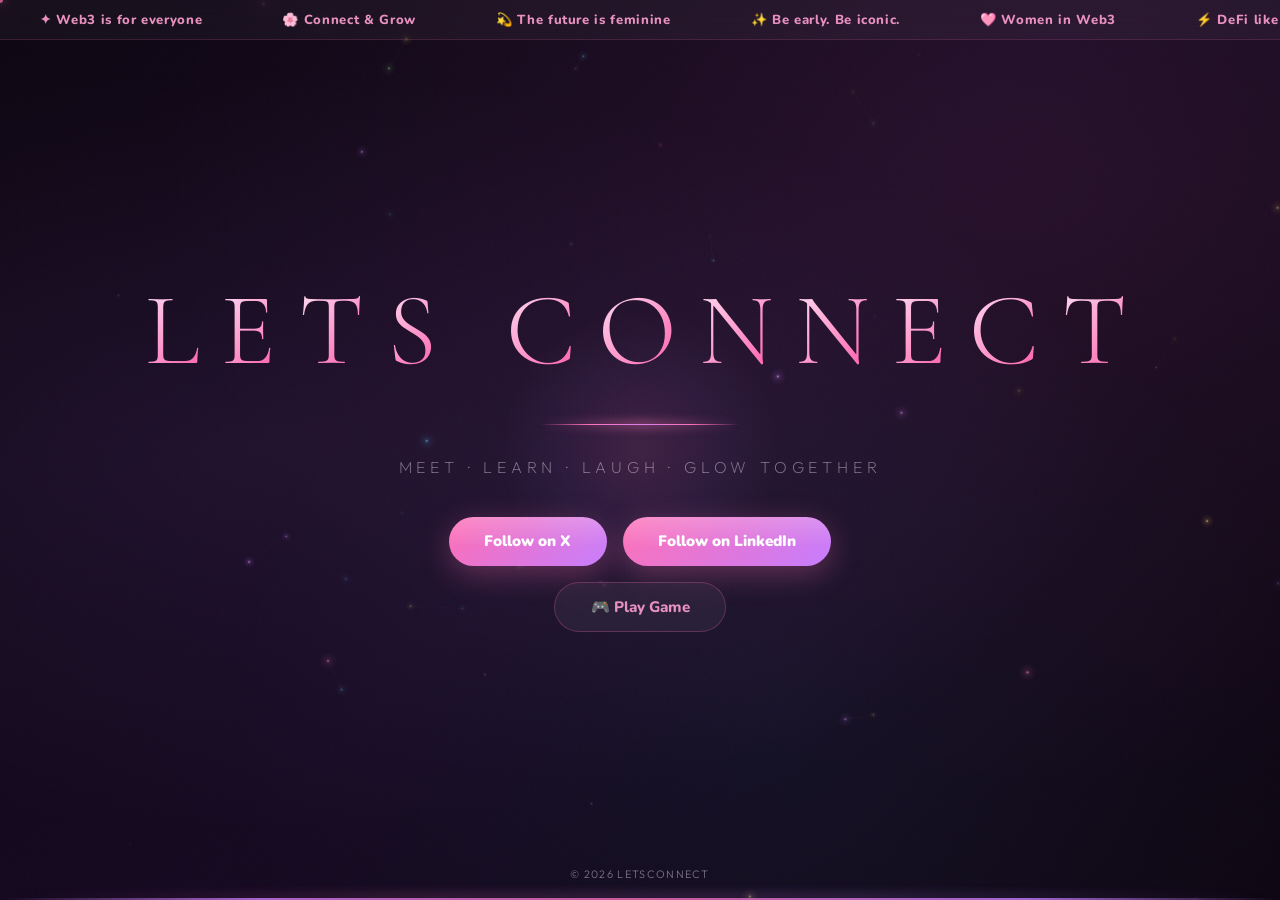
<file: index.html>
<!DOCTYPE html>
<html lang="en">
<head>
  <meta charset="UTF-8">
  <meta name="viewport" content="width=device-width, initial-scale=1.0">
  <title>LetsConnect — Meet, Learn, Laugh & Glow Together</title>
  <link rel="preconnect" href="https://fonts.googleapis.com">
  <link rel="preconnect" href="https://fonts.gstatic.com" crossorigin>
  <!-- Sadece kullanılan weight'ler yükleniyor: 12 → 6 font dosyası -->
  <link href="https://fonts.googleapis.com/css2?family=Cormorant+Garamond:wght@300;600&family=Nunito:wght@800;900&family=Outfit:wght@200;300&display=swap" rel="stylesheet">

  <link rel="icon" type="image/png" href="./favicon.png">
  <link rel="stylesheet" href="style.css">
</head>
<body>

<div class="cursor-glow" id="cursorGlow"></div>
<div class="cursor-dot" id="cursorDot"></div>

<div id="welcome-ticker"><div id="ticker-inner"></div></div>

<div class="bg-layer"></div>
<canvas class="particle-canvas" id="particleCanvas"></canvas>
<div class="grain-overlay"></div>

<div class="main-content">
  <div class="main-text" id="mainText" aria-label="Lets Connect"></div>
  <div class="divider"></div>
  <p class="tagline">Meet · Learn · Laugh · Glow Together</p>

  <div class="buttons-row">
    <a href="https://x.com/Letsconnectco" target="_blank" rel="noopener noreferrer" class="btn-main">Follow on X</a>
    <a href="https://www.linkedin.com/company/letsconnectco/" target="_blank" rel="noopener noreferrer" class="btn-main">Follow on LinkedIn</a>
  </div>

  <div class="buttons-row" style="margin-top:1rem;">
    <button class="btn-ghost" onclick="openGame()">🎮 Play Game</button>
  </div>


</div>

<div class="bottom-accent"></div>
<div class="footer">© 2026 LetsConnect</div>

<div class="popup-overlay" id="popupOverlay">
  <div class="popup-box" id="popupBox">
    <div class="popup-corner tl"></div>
    <div class="popup-corner tr"></div>
    <div class="popup-corner bl"></div>
    <div class="popup-corner br"></div>
    <div class="popup-initial" id="popupInitial"></div>
    <div class="popup-text" id="popupText"></div>
    <div class="popup-hint">click anywhere to close</div>
    <div class="popup-timer" id="popupTimer"></div>
  </div>
</div>


<!-- GAME MODAL -->
<div id="game-modal" style="display:none;position:fixed;inset:0;z-index:10000;background:rgba(0,0,0,0.95);backdrop-filter:blur(10px);align-items:center;justify-content:center;">
  <button onclick="closeGame()" style="position:absolute;top:1.5rem;right:1.5rem;background:rgba(255,110,180,0.15);border:1px solid rgba(255,110,180,0.3);color:#fff;width:44px;height:44px;border-radius:50%;font-size:1.2rem;cursor:pointer;z-index:10001;transition:background 0.2s;" onmouseover="this.style.background='rgba(255,110,180,0.4)'" onmouseout="this.style.background='rgba(255,110,180,0.15)'">✕</button>
  <iframe id="game-iframe" loading="lazy" style="border:none;border-radius:20px;box-shadow:0 0 60px rgba(255,110,180,0.2);width:420px;height:680px;max-width:95vw;max-height:90vh;"></iframe>
</div>

<script src="script.js" defer></script>

</body>
</html>
</file>
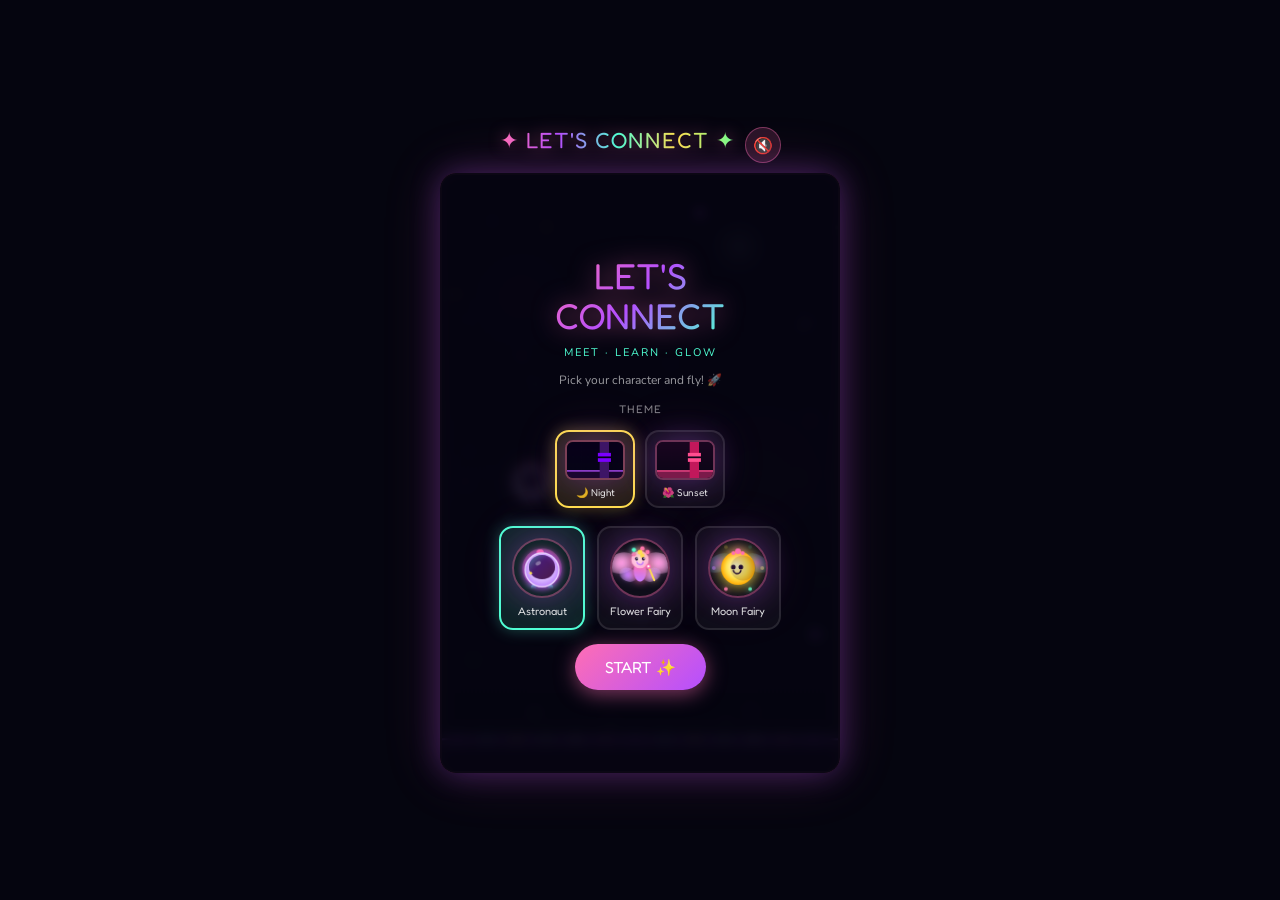
<file: game.html>
<!DOCTYPE html>
<html lang="en">
<head>
<meta charset="UTF-8">
<meta name="viewport" content="width=device-width, initial-scale=1.0, user-scalable=no">
<title>Let's Connect — Fly!</title>
<link rel="icon" type="image/png" href="./favicon.png">
<script src="https://telegram.org/js/telegram-web-app.js"></script>
<link rel="preconnect" href="https://fonts.googleapis.com">
  <link rel="preconnect" href="https://fonts.gstatic.com" crossorigin>
  <link href="https://fonts.googleapis.com/css2?family=Fredoka+One&family=Nunito:wght@700;800&display=swap" rel="stylesheet">
  <style>
:root { --pink:#ff6eb4; --purple:#b44fff; --teal:#4fffd4; --yellow:#ffe14f; --green:#6fff8e; --bg:#05050f; }
* { margin:0; padding:0; box-sizing:border-box; }
body { background:var(--bg); display:flex; flex-direction:column; align-items:center; justify-content:center; min-height:100vh; font-family:'Nunito',sans-serif; overflow:hidden; }
.brand { font-family:'Fredoka One',cursive; font-size:22px; margin-bottom:10px; letter-spacing:1px; background:linear-gradient(90deg,var(--pink),var(--purple),var(--teal),var(--yellow),var(--green)); -webkit-background-clip:text; -webkit-text-fill-color:transparent; background-clip:text; filter:drop-shadow(0 0 8px rgba(255,110,180,0.5)); }
.game-wrapper { position:relative; }
canvas { display:block; border-radius:16px; border:2px solid rgba(255,110,180,0.4); box-shadow:0 0 30px rgba(180,79,255,0.3),0 0 60px rgba(255,110,180,0.15); }
#overlay { position:absolute; inset:0; display:flex; flex-direction:column; align-items:center; justify-content:center; background:rgba(5,5,15,0.88); border-radius:16px; gap:10px; backdrop-filter:blur(6px); padding:20px; }
#overlay.hidden { display:none; }
.logo { font-family:'Fredoka One',cursive; font-size:36px; line-height:1.1; text-align:center; background:linear-gradient(135deg,var(--pink),var(--purple),var(--teal)); -webkit-background-clip:text; -webkit-text-fill-color:transparent; background-clip:text; filter:drop-shadow(0 0 12px rgba(255,110,180,0.6)); }
.tagline { font-size:11px; color:var(--teal); letter-spacing:2px; text-transform:uppercase; }
.hint { font-size:12px; color:rgba(255,255,255,0.6); text-align:center; line-height:1.8; }
.score-big { font-family:'Fredoka One',cursive; font-size:58px; background:linear-gradient(135deg,var(--yellow),var(--pink)); -webkit-background-clip:text; -webkit-text-fill-color:transparent; background-clip:text; line-height:1; }
.btn { padding:13px 30px; border:none; border-radius:50px; color:#fff; font-family:'Fredoka One',cursive; font-size:16px; cursor:pointer; transition:all 0.2s; text-decoration:none; display:inline-flex; align-items:center; gap:6px; }
.btn-primary { background:linear-gradient(135deg,var(--pink),var(--purple)); box-shadow:0 4px 20px rgba(255,110,180,0.5); }
.btn-primary:hover { transform:scale(1.07) translateY(-2px); }
.btn-twitter { background:linear-gradient(135deg,#1d9bf0,#0d6ebc); font-size:14px; padding:11px 20px; }
.btn-lc { background:linear-gradient(135deg,var(--teal),#00bfa5); color:#05050f; font-size:14px; padding:11px 20px; }
.btn-row { display:flex; gap:10px; flex-wrap:wrap; justify-content:center; }
#score-display { position:absolute; top:14px; left:50%; transform:translateX(-50%); font-family:'Fredoka One',cursive; font-size:28px; color:#fff; text-shadow:0 0 10px var(--pink),0 0 20px var(--purple); pointer-events:none; z-index:10; }
.char-grid { display:flex; gap:12px; justify-content:center; margin:4px 0; }
.char-card { display:flex; flex-direction:column; align-items:center; gap:6px; cursor:pointer; padding:10px 8px; border-radius:14px; border:2px solid rgba(255,255,255,0.1); background:rgba(255,255,255,0.04); transition:all 0.2s; width:86px; }
.char-card:hover { border-color:var(--pink); background:rgba(255,110,180,0.1); transform:translateY(-3px); }
.char-card.selected { border-color:var(--teal); background:rgba(79,255,212,0.12); box-shadow:0 0 16px rgba(79,255,212,0.3); }
.char-preview { width:60px; height:60px; border-radius:50%; }
.char-name { font-family:'Fredoka One',cursive; font-size:11px; color:rgba(255,255,255,0.85); text-align:center; }
.theme-grid { display:flex; gap:10px; justify-content:center; margin:4px 0; }
.theme-card { display:flex; flex-direction:column; align-items:center; gap:6px; cursor:pointer; padding:8px; border-radius:14px; border:2px solid rgba(255,255,255,0.1); background:rgba(255,255,255,0.04); transition:all 0.2s; width:80px; }
.theme-card:hover { border-color:var(--yellow); transform:translateY(-3px); }
.theme-card.selected { border-color:var(--yellow); background:rgba(255,225,79,0.12); box-shadow:0 0 16px rgba(255,225,79,0.3); }
.theme-preview { width:60px; height:40px; border-radius:8px; }
.theme-name { font-family:'Fredoka One',cursive; font-size:10px; color:rgba(255,255,255,0.85); text-align:center; }

</style>
</head>
<body>
<div style="display:flex;align-items:center;gap:10px;margin-bottom:10px;">
  <div class="brand">✦ LET'S CONNECT ✦</div>
  <button id="musicBtn" onclick="toggleMusic()" style="background:rgba(255,110,180,0.15);border:1.5px solid rgba(255,110,180,0.4);border-radius:50%;width:36px;height:36px;cursor:pointer;font-size:16px;display:flex;align-items:center;justify-content:center;color:white;">🔇</button>
</div>
<div class="game-wrapper">
  <canvas id="canvas" width="400" height="600"></canvas>
  <div id="score-display" style="display:none;">0</div>
  <div id="overlay">
    <div class="logo">LET'S<br>CONNECT</div>
    <div class="tagline">Meet · Learn · Glow</div>
    <div class="hint" id="hint-text">Pick your character and fly! 🚀</div>
    <div style="font-family:'Fredoka One',cursive;font-size:11px;color:rgba(255,255,255,0.5);letter-spacing:1px;text-transform:uppercase;">Theme</div>
    <div class="theme-grid">
      <div class="theme-card selected" id="theme-0" onclick="selectTheme(0)">
        <canvas class="theme-preview" id="tprev-0" width="60" height="40"></canvas>
        <div class="theme-name">🌙 Night</div>
      </div>
      <div class="theme-card" id="theme-1" onclick="selectTheme(1)">
        <canvas class="theme-preview" id="tprev-1" width="60" height="40"></canvas>
        <div class="theme-name">🌺 Sunset</div>
      </div>
    </div>
    <div class="char-grid">
      <div class="char-card selected" id="card-0" onclick="selectChar(0)">
        <canvas class="char-preview" id="prev-0" width="60" height="60"></canvas>
        <div class="char-name" id="cname-0">Astronaut</div>
      </div>
      <div class="char-card" id="card-1" onclick="selectChar(1)">
        <canvas class="char-preview" id="prev-1" width="60" height="60"></canvas>
        <div class="char-name" id="cname-1">Flower Fairy</div>
      </div>
      <div class="char-card" id="card-2" onclick="selectChar(2)">
        <canvas class="char-preview" id="prev-2" width="60" height="60"></canvas>
        <div class="char-name" id="cname-2">Moon Fairy</div>
      </div>
    </div>
    <button class="btn btn-primary" id="start-btn" onclick="startGame()">START ✨</button>
  </div>
</div>
<script>
// ── Telegram Mini App init ─────────────────────────────────
if(window.Telegram && window.Telegram.WebApp){
  var tg=window.Telegram.WebApp;
  tg.ready();
  tg.expand(); // Tam ekran aç
  tg.setHeaderColor('#05050f');
  tg.setBackgroundColor('#05050f');
}

// ── Text (English) ─────────────────────────────────────────
var T={
  shield:'🛡️ SHIELD!',
  point:'+1 ✦',
  lostLife:'💔',
  gameOver:'GAME OVER 🚀',
  score:'SCORE',
  retryBtn:'TRY AGAIN ✨',
  shareBtn:'𝕏 Share Score',
  tweetText:'🚀 I scored {score} points in Let\'s Connect! Can you beat it? ✨ #LetsConnect #Web3',
  charNames:['Astronaut','Flower Fairy','Moon Fairy']
};
function t(key){ return T[key]; }

// roundRect polyfill — eski tarayıcı desteği
if (!CanvasRenderingContext2D.prototype.roundRect) {
  CanvasRenderingContext2D.prototype.roundRect = function(x,y,w,h,r) {
    var rad = Array.isArray(r) ? r[0] : (typeof r === 'number' ? r : 0);
    this.beginPath();
    this.moveTo(x+rad,y); this.lineTo(x+w-rad,y);
    this.quadraticCurveTo(x+w,y,x+w,y+rad);
    this.lineTo(x+w,y+h-rad);
    this.quadraticCurveTo(x+w,y+h,x+w-rad,y+h);
    this.lineTo(x+rad,y+h);
    this.quadraticCurveTo(x,y+h,x,y+h-rad);
    this.lineTo(x,y+rad);
    this.quadraticCurveTo(x,y,x+rad,y);
    this.closePath();
  };
}

// ── Globals ────────────────────────────────────────────────
var selectedChar=0;
var canvas=document.getElementById('canvas');
var ctx=canvas.getContext('2d');
var overlay=document.getElementById('overlay');
var scoreDisplay=document.getElementById('score-display');
// ── Logical resolution (sabit) ────────────────────────────
var W = 400, H = 600;
canvas.style.width  = W + 'px';
canvas.style.height = H + 'px';

// ── DPR scaling: sharper on Retina, capped at 1.5x ───────
var DPR = Math.min(window.devicePixelRatio || 1, 1.5);
canvas.width  = W * DPR;
canvas.height = H * DPR;
ctx.setTransform(1, 0, 0, 1, 0, 0);
ctx.scale(DPR, DPR);
var GRAVITY=0.35, FLAP=-6.8, PIPE_W=62, PIPE_GAP=145, PIPE_SPEED=4.2;
var bird, pipes, score, gameRunning, animId, frame, started, dying;
var particles=[], scorePopups=[];
var trail=[]; // hayalet iz
var powerups=[], shieldActive=false, shieldTimer=0, shieldPulse=0, invincibleFrames=0;
var lastPipeFrame=0;
var lives=1, maxLives=1;

var COLORS=['#ffffff','#ff6eb4','#b44fff','#4fffd4','#ffe14f','#6fff8e'];
var stars=[], sparkles=[];
for(var _i=0;_i<120;_i++) stars.push({x:Math.random()*W,y:Math.random()*H,r:Math.random()*1.8+0.2,color:COLORS[Math.floor(Math.random()*COLORS.length)],alpha:Math.random(),twinkle:Math.random()*Math.PI*2});
for(var _i=0;_i<18;_i++) sparkles.push({x:Math.random()*W,y:Math.random()*H,size:Math.random()*6+3,color:COLORS[Math.floor(Math.random()*COLORS.length)],alpha:Math.random(),phase:Math.random()*Math.PI*2,vx:(Math.random()-0.5)*0.3,vy:-Math.random()*0.4-0.1});

// ── Themes ─────────────────────────────────────────────────
var selectedTheme=0;
var THEMES=[
  { // 🌙 Gece
    name:'Night',
    nightColors:{top:'#08001a',mid:'#0d0520',bot:'#050515'},
    dayColors:{top:'#1a0a3a',mid:'#3d1040',bot:'#7a1a4a'},
    pipeTop:'#2a0a4a',pipeMid:'#3d1566',pipeBot:'#1a0530',
    pipeGlow1:'#7b00ff',pipeGlow2:'#d966ff',
    pipeGlow3:'#ff0080',pipeGlow4:'#ff99cc',
    groundTop:'#1a0530',groundBot:'#08001a',groundLine:'#b44fff'
  },
  { // 🌺 Sunset Pink
    name:'Sunset',
    nightColors:{top:'#1a0520',mid:'#3d0a30',bot:'#0a0515'},
    dayColors:{top:'#ff6b35',mid:'#ff4d8f',bot:'#c2185b'},
    pipeTop:'#7b1a4a',pipeMid:'#c2185b',pipeBot:'#4a0a2a',
    pipeGlow1:'#ff4d8f',pipeGlow2:'#ff9de2',
    pipeGlow3:'#ff6b35',pipeGlow4:'#ffb347',
    groundTop:'#7b1a4a',groundBot:'#3d0a20',groundLine:'#ff4d8f'
  }
];

function selectTheme(idx){
  selectedTheme=idx;
  document.querySelectorAll('.theme-card').forEach(function(c,i){ c.classList.toggle('selected',i===idx); });
  drawThemePreviews();
  applyTheme();
}

function drawThemePreviews(){
  THEMES.forEach(function(th,i){
    var c=document.getElementById('tprev-'+i); if(!c) return;
    var cx=c.getContext('2d');
    // Arka plan
    var g=cx.createLinearGradient(0,0,0,40);
    g.addColorStop(0,th.nightColors.top);g.addColorStop(1,th.nightColors.bot);
    cx.fillStyle=g;cx.fillRect(0,0,60,40);
    // Zemin
    cx.fillStyle=th.groundTop;cx.fillRect(0,32,60,8);
    cx.strokeStyle=th.groundLine;cx.lineWidth=1.5;
    cx.beginPath();cx.moveTo(0,32);cx.lineTo(60,32);cx.stroke();
    // Mini boru
    cx.fillStyle=th.pipeMid;cx.fillRect(35,0,10,14);cx.fillRect(35,22,10,18);
    cx.fillStyle=th.pipeGlow1;cx.fillRect(33,12,14,4);cx.fillRect(33,18,14,4);
  });
}

function applyTheme(){
  var th=THEMES[selectedTheme];
  NIGHT_COLORS.top=th.nightColors.top; NIGHT_COLORS.mid=th.nightColors.mid; NIGHT_COLORS.bot=th.nightColors.bot;
  DAY_COLORS.top=th.dayColors.top; DAY_COLORS.mid=th.dayColors.mid; DAY_COLORS.bot=th.dayColors.bot;
  currentPipeTheme=th;
}
var currentPipeTheme=THEMES[0];
function selectChar(idx) {
  selectedChar=idx;
  document.querySelectorAll('.char-card').forEach(function(c,i){ c.classList.toggle('selected',i===idx); });
  initPreviews();
}
function drawPreview(id,idx) {
  var c=document.getElementById(id); if(!c) return;
  var cx=c.getContext('2d'); cx.clearRect(0,0,60,60);
  if(idx===0) drawAstronautOn(cx,30,30,18,0);
  if(idx===1) drawButterflyOn(cx,30,30,18,0);
  if(idx===2) drawMoonFairyOn(cx,30,30,18,0);
}
function initPreviews() {
  drawPreview('prev-0',0); drawPreview('prev-1',1); drawPreview('prev-2',2);
}

// ── Audio ──────────────────────────────────────────────────
var audioCtx=null;
function getAC() {
  if(!audioCtx) audioCtx=new(window.AudioContext||window.webkitAudioContext)();
  // iOS/Chrome autoplay politikası: suspended olabilir
  if(audioCtx.state==='suspended') audioCtx.resume();
  return audioCtx;
}

function playFlap() {
  try {
    var ac=getAC(),o=ac.createOscillator(),g=ac.createGain();
    o.connect(g);g.connect(ac.destination);o.type='square';
    o.frequency.setValueAtTime(440,ac.currentTime);
    o.frequency.setValueAtTime(330,ac.currentTime+0.04);
    o.frequency.setValueAtTime(220,ac.currentTime+0.08);
    g.gain.setValueAtTime(0.12,ac.currentTime);
    g.gain.exponentialRampToValueAtTime(0.001,ac.currentTime+0.12);
    o.start(); o.stop(ac.currentTime+0.13);
  } catch(e){}
}
function playPoint() {
  try {
    var ac=getAC();
    [[0,523,0.08],[0.07,659,0.08],[0.14,784,0.08],[0.21,1047,0.15]].forEach(function(tf){
      var o=ac.createOscillator(),g=ac.createGain();
      o.connect(g);g.connect(ac.destination);o.type='square';
      o.frequency.setValueAtTime(tf[1],ac.currentTime+tf[0]);
      g.gain.setValueAtTime(0.1,ac.currentTime+tf[0]);
      g.gain.exponentialRampToValueAtTime(0.001,ac.currentTime+tf[0]+tf[2]);
      o.start(ac.currentTime+tf[0]); o.stop(ac.currentTime+tf[0]+tf[2]+0.02);
    });
  } catch(e){}
}
function playDie() {
  try {
    var ac=getAC();
    [[0,440],[0.07,330],[0.14,220],[0.21,147],[0.28,110],[0.35,73]].forEach(function(tf){
      var o=ac.createOscillator(),g=ac.createGain();
      o.connect(g);g.connect(ac.destination);o.type='square';
      o.frequency.setValueAtTime(tf[1],ac.currentTime+tf[0]);
      g.gain.setValueAtTime(0.15,ac.currentTime+tf[0]);
      g.gain.exponentialRampToValueAtTime(0.001,ac.currentTime+tf[0]+0.07);
      o.start(ac.currentTime+tf[0]); o.stop(ac.currentTime+tf[0]+0.08);
    });
  } catch(e){}
}
function playHit() {
  // Can kaybedince daha hafif ses (die sesinden farklı)
  try {
    var ac=getAC();
    [[0,300,0.1],[0.08,200,0.1],[0.16,150,0.12]].forEach(function(tf){
      var o=ac.createOscillator(),g=ac.createGain();
      o.connect(g);g.connect(ac.destination);o.type='square';
      o.frequency.setValueAtTime(tf[1],ac.currentTime+tf[0]);
      g.gain.setValueAtTime(0.12,ac.currentTime+tf[0]);
      g.gain.exponentialRampToValueAtTime(0.001,ac.currentTime+tf[0]+tf[2]);
      o.start(ac.currentTime+tf[0]); o.stop(ac.currentTime+tf[0]+tf[2]+0.02);
    });
  } catch(e){}
}
function playShieldGet() {
  try {
    var ac=getAC();
    [[0,523,0.1],[0.09,659,0.1],[0.18,784,0.1],[0.27,1047,0.2],[0.47,1319,0.25]].forEach(function(tf){
      var o=ac.createOscillator(),g=ac.createGain();
      o.connect(g);g.connect(ac.destination);o.type='square';
      o.frequency.setValueAtTime(tf[1],ac.currentTime+tf[0]);
      g.gain.setValueAtTime(0.09,ac.currentTime+tf[0]);
      g.gain.exponentialRampToValueAtTime(0.001,ac.currentTime+tf[0]+tf[2]);
      o.start(ac.currentTime+tf[0]); o.stop(ac.currentTime+tf[0]+tf[2]+0.02);
    });
  } catch(e){}
}
function playShieldBreak() {
  try {
    var ac=getAC();
    [[0,880,0.08],[0.07,660,0.08],[0.14,440,0.08],[0.21,220,0.12],[0.33,110,0.15]].forEach(function(tf){
      var o=ac.createOscillator(),g=ac.createGain();
      o.connect(g);g.connect(ac.destination);o.type='square';
      o.frequency.setValueAtTime(tf[1],ac.currentTime+tf[0]);
      g.gain.setValueAtTime(0.13,ac.currentTime+tf[0]);
      g.gain.exponentialRampToValueAtTime(0.001,ac.currentTime+tf[0]+tf[2]);
      o.start(ac.currentTime+tf[0]); o.stop(ac.currentTime+tf[0]+tf[2]+0.02);
    });
  } catch(e){}
}

// ── Music ──────────────────────────────────────────────────
var musicOn=false,musicNodes=[],musicScheduler=null,mIdx=0,nextNoteTime=0,bassIdx=0,bassTime=0,drumIdx=0,drumTime=0;
var RETRO_MELODY=[
  {f:659,d:0.23},{f:659,d:0.23},{f:0,d:0.12},{f:659,d:0.23},{f:0,d:0.12},{f:523,d:0.23},{f:659,d:0.46},{f:784,d:0.46},{f:0,d:0.46},
  {f:392,d:0.46},{f:0,d:0.46},{f:523,d:0.46},{f:0,d:0.23},{f:392,d:0.46},{f:0,d:0.23},{f:330,d:0.46},{f:0,d:0.23},
  {f:349,d:0.23},{f:330,d:0.46},{f:0,d:0.12},{f:294,d:0.23},{f:0,d:0.12},{f:262,d:0.23},{f:294,d:0.23},{f:349,d:0.23},
  {f:0,d:0.12},{f:349,d:0.23},{f:392,d:0.23},{f:0,d:0.12},{f:523,d:0.23},{f:0,d:0.12},{f:392,d:0.23},{f:523,d:0.46},{f:659,d:0.46},
  {f:523,d:0.23},{f:440,d:0.23},{f:494,d:0.46},{f:392,d:0.46},{f:0,d:0.12},
  {f:523,d:0.46},{f:0,d:0.23},{f:392,d:0.46},{f:0,d:0.23},{f:330,d:0.46},{f:0,d:0.23},
  {f:349,d:0.23},{f:330,d:0.46},{f:0,d:0.12},{f:294,d:0.23},{f:0,d:0.12},{f:262,d:0.23},{f:294,d:0.23},{f:349,d:0.23},
  {f:349,d:0.23},{f:262,d:0.46},{f:0,d:0.46}
];
var RETRO_BASS=[
  {f:131,d:0.23},{f:165,d:0.23},{f:196,d:0.23},{f:165,d:0.23},{f:131,d:0.23},{f:165,d:0.23},{f:196,d:0.23},{f:165,d:0.23},
  {f:110,d:0.23},{f:147,d:0.23},{f:175,d:0.23},{f:147,d:0.23},{f:110,d:0.23},{f:147,d:0.23},{f:175,d:0.23},{f:147,d:0.23},
  {f:131,d:0.23},{f:165,d:0.23},{f:196,d:0.23},{f:165,d:0.23},{f:131,d:0.23},{f:165,d:0.23},{f:220,d:0.23},{f:196,d:0.23},
  {f:123,d:0.23},{f:155,d:0.23},{f:185,d:0.23},{f:155,d:0.23},{f:98,d:0.23},{f:131,d:0.23},{f:155,d:0.23},{f:131,d:0.23}
];
var RETRO_DRUM=[
  {k:true,s:false,d:0.23},{k:false,s:false,d:0.23},{k:false,s:true,d:0.23},{k:false,s:false,d:0.23},
  {k:true,s:false,d:0.23},{k:false,s:false,d:0.23},{k:false,s:true,d:0.23},{k:false,s:false,d:0.23}
];
function schedNote(freq,type,vol,start,dur) {
  if(!musicOn||freq<=0) return;
  try {
    var ac=getAC(),o=ac.createOscillator(),g=ac.createGain();
    o.connect(g);g.connect(ac.destination);o.type=type;o.frequency.setValueAtTime(freq,start);
    g.gain.setValueAtTime(0,start);g.gain.linearRampToValueAtTime(vol,start+0.01);
    g.gain.setValueAtTime(vol,start+dur*0.5);g.gain.linearRampToValueAtTime(0,start+dur);
    o.start(start);o.stop(start+dur+0.02);
    o.onended=function(){ var idx=musicNodes.indexOf(o); if(idx>-1) musicNodes.splice(idx,1); };
    musicNodes.push(o);
  } catch(e){}
}
function schedKick(start) {
  if(!musicOn) return;
  try {
    var ac=getAC(),o=ac.createOscillator(),g=ac.createGain();
    o.connect(g);g.connect(ac.destination);o.type='square';
    o.frequency.setValueAtTime(150,start);o.frequency.exponentialRampToValueAtTime(55,start+0.08);
    g.gain.setValueAtTime(0.18,start);g.gain.exponentialRampToValueAtTime(0.001,start+0.1);
    o.start(start);o.stop(start+0.11);
    o.onended=function(){ var idx=musicNodes.indexOf(o); if(idx>-1) musicNodes.splice(idx,1); };
    musicNodes.push(o);
  } catch(e){}
}
function schedSnare(start) {
  if(!musicOn) return;
  try {
    var ac=getAC(),buf=ac.createBuffer(1,ac.sampleRate*0.07,ac.sampleRate);
    var d=buf.getChannelData(0);
    for(var i=0;i<d.length;i++) d[i]=(Math.random()*2-1)*0.3;
    var src=ac.createBufferSource(),g=ac.createGain();
    var f=ac.createBiquadFilter();f.type='bandpass';f.frequency.value=2200;f.Q.value=0.8;
    src.buffer=buf;src.connect(f);f.connect(g);g.connect(ac.destination);
    g.gain.setValueAtTime(0.2,start);g.gain.exponentialRampToValueAtTime(0.001,start+0.06);
    src.start(start);src.stop(start+0.08);
    src.onended=function(){ var idx=musicNodes.indexOf(src); if(idx>-1) musicNodes.splice(idx,1); };
    musicNodes.push(src);
  } catch(e){}
}
function scheduleMusicAhead() {
  if(!musicOn) return;
  var ac=getAC(),AHEAD=0.5;
  while(nextNoteTime<ac.currentTime+AHEAD){
    var note=RETRO_MELODY[mIdx%RETRO_MELODY.length];
    schedNote(note.f,'square',0.008,nextNoteTime,note.d);
    nextNoteTime+=note.d; mIdx++;
  }
  while(bassTime<ac.currentTime+AHEAD+0.3){
    var b=RETRO_BASS[bassIdx%RETRO_BASS.length];
    schedNote(b.f,'square',0.012,bassTime,b.d*0.8);
    bassTime+=b.d; bassIdx++;
  }
  while(drumTime<ac.currentTime+AHEAD+0.3){
    var dr=RETRO_DRUM[drumIdx%RETRO_DRUM.length];
    if(dr.k) schedKick(drumTime);
    if(dr.s) schedSnare(drumTime);
    drumTime+=dr.d; drumIdx++;
  }
}
function startMusic() {
  if(musicScheduler) clearInterval(musicScheduler);
  musicNodes=[];mIdx=0;bassIdx=0;drumIdx=0;
  var ac=getAC();
  nextNoteTime=ac.currentTime+0.15;bassTime=nextNoteTime;drumTime=nextNoteTime;
  musicScheduler=setInterval(scheduleMusicAhead,50);
  document.getElementById('musicBtn').textContent='🎵';
}
function stopMusic() {
  if(musicScheduler){clearInterval(musicScheduler);musicScheduler=null;}
  musicNodes.forEach(function(n){try{n.stop();}catch(e){}});
  musicNodes=[];
  document.getElementById('musicBtn').textContent='🔇';
}
function toggleMusic() {
  musicOn=!musicOn;
  if(musicOn){startMusic();}
  else{stopMusic();}
}

// ── Particles ──────────────────────────────────────────────
function spawnExplosion(bx,by) {
  for(var i=0;i<70;i++){
    var a=Math.random()*Math.PI*2,sp=Math.random()*7+1;
    particles.push({
      x:bx,y:by,vx:Math.cos(a)*sp,vy:Math.sin(a)*sp-2,
      alpha:1,life:1,size:Math.random()*9+3,
      color:COLORS[Math.floor(Math.random()*COLORS.length)],
      type:Math.random()>0.4?'star':'circle',
      rotation:Math.random()*Math.PI*2,rotSpeed:(Math.random()-0.5)*0.35,
      decay:Math.random()*0.018+0.012,gravity:0.18
    });
  }
}
function updateParticles() {
  particles=particles.filter(function(p){return p.life>0;});
  particles.forEach(function(p){
    p.x+=p.vx;p.y+=p.vy;p.vy+=p.gravity;p.vx*=0.97;
    p.life-=p.decay;p.alpha=p.life;p.rotation+=p.rotSpeed;
  });
  scorePopups=scorePopups.filter(function(p){return p.alpha>0;});
  scorePopups.forEach(function(p){p.y+=p.vy;p.alpha-=0.022;});
}
function drawParticles() {
  particles.forEach(function(p){
    ctx.save();
    ctx.globalAlpha=Math.max(0,p.alpha);ctx.fillStyle=p.color;ctx.shadowColor=p.color;ctx.shadowBlur=10;
    ctx.translate(p.x,p.y);ctx.rotate(p.rotation);
    if(p.type==='circle'){
      ctx.beginPath();ctx.arc(0,0,p.size/2,0,Math.PI*2);ctx.fill();
    } else {
      var s=p.size/2;
      ctx.beginPath();ctx.moveTo(0,-s);ctx.lineTo(s*0.3,-s*0.3);ctx.lineTo(s,0);ctx.lineTo(s*0.3,s*0.3);
      ctx.lineTo(0,s);ctx.lineTo(-s*0.3,s*0.3);ctx.lineTo(-s,0);ctx.lineTo(-s*0.3,-s*0.3);
      ctx.closePath();ctx.fill();
    }
    ctx.restore();
  });
  scorePopups.forEach(function(p){
    ctx.save();
    ctx.globalAlpha=Math.max(0,p.alpha);
    ctx.font='bold 18px Fredoka One,cursive';
    ctx.fillStyle='#ffe14f';ctx.shadowColor='#ffe14f';ctx.shadowBlur=10;
    ctx.fillText(p.text,p.x,p.y);
    ctx.restore();
  });
}

// ── Background & Gece/Gündüz döngüsü ─────────────────────
var dayNight=0, dayNightDir=1, dayNightSpeed=0.0008;
// 0 = gece (mor/lacivert), 1 = gündüz (turuncu/pembe sunset)
var NIGHT_COLORS={top:'#08001a',mid:'#0d0520',bot:'#050515'};
var DAY_COLORS={top:'#1a0a3a',mid:'#3d1040',bot:'#7a1a4a'};

function lerpColor(c1,c2,amt){
  var r1=parseInt(c1.slice(1,3),16),g1=parseInt(c1.slice(3,5),16),b1=parseInt(c1.slice(5,7),16);
  var r2=parseInt(c2.slice(1,3),16),g2=parseInt(c2.slice(3,5),16),b2=parseInt(c2.slice(5,7),16);
  var r=Math.round(r1+(r2-r1)*amt),g=Math.round(g1+(g2-g1)*amt),b=Math.round(b1+(b2-b1)*amt);
  return 'rgb('+r+','+g+','+b+')';
}

function drawBackground() {
  // Gece/gündüz geçişini güncelle
  dayNight+=dayNightDir*dayNightSpeed*(started?1:0.3);
  if(dayNight>=1){dayNight=1;dayNightDir=-1;}
  if(dayNight<=0){dayNight=0;dayNightDir=1;}

  // Cache background gradient: only recalc when dayNight shifts enough
  if(!drawBackground._lastDN || Math.abs(drawBackground._lastDN - dayNight) > 0.004) {
    drawBackground._topC=lerpColor(NIGHT_COLORS.top,DAY_COLORS.top,dayNight);
    drawBackground._midC=lerpColor(NIGHT_COLORS.mid,DAY_COLORS.mid,dayNight);
    drawBackground._botC=lerpColor(NIGHT_COLORS.bot,DAY_COLORS.bot,dayNight);
    drawBackground._lastDN=dayNight;
  }
  var grad=ctx.createLinearGradient(0,0,0,H);
  grad.addColorStop(0,drawBackground._topC);grad.addColorStop(0.5,drawBackground._midC);grad.addColorStop(1,drawBackground._botC);
  ctx.fillStyle=grad;ctx.fillRect(0,0,W,H);

  // Gündüz geçişinde güneş/ay efekti
  if(dayNight>0.1){
    ctx.save();
    ctx.globalAlpha=dayNight*0.3;
    var sunG=ctx.createRadialGradient(W*0.8,H*0.15,0,W*0.8,H*0.15,80);
    sunG.addColorStop(0,'rgba(255,150,50,0.9)');
    sunG.addColorStop(1,'transparent');
    ctx.fillStyle=sunG;ctx.fillRect(0,0,W,H);
    ctx.restore();
  }
  if(dayNight<0.5){
    ctx.save();
    ctx.globalAlpha=(0.5-dayNight)*0.5;
    var moonG=ctx.createRadialGradient(W*0.75,H*0.12,0,W*0.75,H*0.12,40);
    moonG.addColorStop(0,'rgba(200,220,255,0.9)');
    moonG.addColorStop(1,'transparent');
    ctx.fillStyle=moonG;ctx.fillRect(0,0,W,H);
    ctx.restore();
  }

  [[80,120,100,'rgba(180,79,255,0.06)'],[320,300,130,'rgba(255,110,180,0.05)'],[160,450,90,'rgba(79,255,212,0.04)']].forEach(function(n){
    var g=ctx.createRadialGradient(n[0],n[1],0,n[0],n[1],n[2]);
    g.addColorStop(0,n[3]);g.addColorStop(1,'transparent');
    ctx.fillStyle=g;ctx.fillRect(n[0]-n[2],n[1]-n[2],n[2]*2,n[2]*2);
  });

  // Yıldızlar geceleri parlak, gündüz solar
  var starAlpha=1-dayNight*0.8;
  stars.forEach(function(s){
    s.twinkle+=0.02;s.alpha=0.4+Math.sin(s.twinkle)*0.5;
    ctx.globalAlpha=Math.max(0,s.alpha*starAlpha);ctx.fillStyle=s.color;
    ctx.beginPath();ctx.arc(s.x,s.y,s.r,0,Math.PI*2);ctx.fill();
    ctx.globalAlpha=1;
  });
  sparkles.forEach(function(sp){
    sp.phase+=0.03;sp.x+=sp.vx;sp.y+=sp.vy;
    if(sp.y<-10){sp.y=H+10;sp.x=Math.random()*W;}
    if(sp.x<0||sp.x>W) sp.vx*=-1;
    sp.alpha=0.3+Math.sin(sp.phase)*0.5;
    ctx.globalAlpha=Math.max(0,sp.alpha*starAlpha);ctx.fillStyle=sp.color;
    ctx.save();ctx.translate(sp.x,sp.y);ctx.rotate(sp.phase*0.5);
    var s=sp.size;
    ctx.beginPath();ctx.moveTo(0,-s);ctx.lineTo(s*0.3,-s*0.3);ctx.lineTo(s,0);ctx.lineTo(s*0.3,s*0.3);
    ctx.lineTo(0,s);ctx.lineTo(-s*0.3,s*0.3);ctx.lineTo(-s,0);ctx.lineTo(-s*0.3,-s*0.3);
    ctx.closePath();ctx.fill();ctx.restore();ctx.globalAlpha=1;
  });
}

// ── Pipes ──────────────────────────────────────────────────
function drawPipe(pipe) {
  var th=currentPipeTheme;
  // Cache body gradient per pipe (only recreate when x changes)
  if(!pipe._tg || pipe._tgX!==pipe.x || pipe._tgTheme!==selectedTheme) {
    pipe._tg=ctx.createLinearGradient(pipe.x,0,pipe.x+PIPE_W,0);
    pipe._tg.addColorStop(0,th.pipeTop);pipe._tg.addColorStop(0.45,th.pipeMid);pipe._tg.addColorStop(1,th.pipeBot);
    pipe._cg1=ctx.createLinearGradient(pipe.x-5,0,pipe.x+PIPE_W+5,0);
    pipe._cg1.addColorStop(0,th.pipeGlow1);pipe._cg1.addColorStop(0.5,th.pipeGlow2);pipe._cg1.addColorStop(1,th.pipeGlow1);
    pipe._cg2=ctx.createLinearGradient(pipe.x-5,0,pipe.x+PIPE_W+5,0);
    pipe._cg2.addColorStop(0,th.pipeGlow3);pipe._cg2.addColorStop(0.5,th.pipeGlow4);pipe._cg2.addColorStop(1,th.pipeGlow3);
    pipe._tgX=pipe.x; pipe._tgTheme=selectedTheme;
  }
  ctx.fillStyle=pipe._tg;ctx.beginPath();ctx.roundRect(pipe.x,0,PIPE_W,pipe.topH,[0,0,8,8]);ctx.fill();
  ctx.save();ctx.shadowColor=th.pipeGlow1;ctx.shadowBlur=16;
  ctx.fillStyle=pipe._cg1;ctx.beginPath();ctx.roundRect(pipe.x-6,pipe.topH-22,PIPE_W+12,22,[0,0,8,8]);ctx.fill();
  ctx.restore();
  var botY=pipe.topH+PIPE_GAP;
  ctx.fillStyle=pipe._tg;ctx.beginPath();ctx.roundRect(pipe.x,botY,PIPE_W,H-botY,[8,8,0,0]);ctx.fill();
  ctx.save();ctx.shadowColor=th.pipeGlow3;ctx.shadowBlur=16;
  ctx.fillStyle=pipe._cg2;ctx.beginPath();ctx.roundRect(pipe.x-6,botY,PIPE_W+12,22,[8,8,0,0]);ctx.fill();
  ctx.restore();
  ctx.save();ctx.globalAlpha=0.12;
  var botY2=pipe.topH+PIPE_GAP;
  var pg=ctx.createLinearGradient(pipe.x,pipe.topH,pipe.x,botY2);
  pg.addColorStop(0,'#ff6eb4');pg.addColorStop(0.5,'#4fffd4');pg.addColorStop(1,'#b44fff');
  ctx.fillStyle=pg;ctx.fillRect(pipe.x,pipe.topH,PIPE_W,PIPE_GAP);
  ctx.restore();
}

// ── Ground ─────────────────────────────────────────────────
function drawGround() {
  var th=currentPipeTheme;
  var gg=ctx.createLinearGradient(0,H-32,0,H);
  gg.addColorStop(0,th.groundTop);gg.addColorStop(1,th.groundBot);
  ctx.fillStyle=gg;ctx.fillRect(0,H-32,W,32);
  ctx.save();
  ctx.shadowColor=th.groundLine;ctx.shadowBlur=12;ctx.strokeStyle=th.groundLine;ctx.lineWidth=2;
  ctx.beginPath();ctx.moveTo(0,H-32);ctx.lineTo(W,H-32);ctx.stroke();
  for(var i=0;i<W;i+=30){
    var dc=COLORS[(Math.floor(i/30)+Math.floor(frame/20))%COLORS.length];
    ctx.fillStyle=dc;ctx.shadowColor=dc;
    ctx.beginPath();ctx.arc(i+15,H-32,2,0,Math.PI*2);ctx.fill();
  }
  ctx.restore();
}

// ── Characters ─────────────────────────────────────────────
function drawAstronautOn(cx,x,y,r,phase) {
  cx.save();cx.shadowColor='#ff6eb4';cx.shadowBlur=12;cx.globalAlpha=0.35;
  cx.beginPath();cx.arc(x,y,r+3,0,Math.PI*2);cx.fillStyle='#ff6eb4';cx.fill();cx.restore();
  var fH=6+Math.sin(phase*3)*3;
  cx.save();cx.shadowColor='#4fffd4';cx.shadowBlur=8;
  var fg=cx.createLinearGradient(x,y+r,x,y+r+fH);fg.addColorStop(0,'#4fffd4');fg.addColorStop(1,'transparent');
  cx.fillStyle=fg;
  cx.beginPath();cx.ellipse(x-r*0.5,y+r+fH/2,3,fH/2,0,0,Math.PI*2);cx.fill();
  cx.beginPath();cx.ellipse(x+r*0.5,y+r+fH/2,3,fH/2,0,0,Math.PI*2);cx.fill();
  cx.restore();
  var bg=cx.createRadialGradient(x-2,y-2,2,x,y,r);
  bg.addColorStop(0,'#fff');bg.addColorStop(0.5,'#e8d0ff');bg.addColorStop(1,'#c8a0ff');
  cx.fillStyle=bg;cx.shadowColor='#b44fff';cx.shadowBlur=8;
  cx.beginPath();cx.arc(x,y+2,r,0,Math.PI*2);cx.fill();
  cx.shadowBlur=0;cx.fillStyle='#1a0530';
  cx.beginPath();cx.ellipse(x,y-1,r-4,r-5,0,0,Math.PI*2);cx.fill();
  var vg=cx.createLinearGradient(x-r+4,y-r+4,x+r-4,y+r-4);
  vg.addColorStop(0,'rgba(79,255,212,0.5)');vg.addColorStop(0.4,'rgba(180,79,255,0.3)');vg.addColorStop(1,'rgba(255,110,180,0.2)');
  cx.fillStyle=vg;cx.beginPath();cx.ellipse(x,y-1,r-4,r-5,0,0,Math.PI*2);cx.fill();
  cx.fillStyle='rgba(255,255,255,0.35)';cx.beginPath();cx.ellipse(x-4,y-5,3,2,-0.5,0,Math.PI*2);cx.fill();
  cx.fillStyle='#ff6eb4';cx.beginPath();cx.arc(x-2,y-r+2,4,Math.PI,0);cx.fill();
  cx.strokeStyle='#e8d0ff';cx.lineWidth=1.5;cx.shadowColor='#b44fff';cx.shadowBlur=6;
  cx.beginPath();cx.arc(x,y+2,r,0,Math.PI*2);cx.stroke();
  cx.shadowBlur=0;cx.fillStyle='#ffe14f';cx.font='7px serif';cx.fillText('✦',x-r+3,y+8);
}
function drawButterflyOn(cx,x,y,r,phase) {
  // 🌸 Çiçek Perisi
  var wFlap=Math.sin(phase*3)*0.25;

  // Kanatlar
  [{dx:-r*1.1,dy:-r*0.3,rx:r*0.85,ry:r*0.6,rot:-0.3+wFlap,c1:'#ff9de2',c2:'#ffb3ec'},
   {dx:r*1.1,dy:-r*0.3,rx:r*0.85,ry:r*0.6,rot:0.3-wFlap,c1:'#ff9de2',c2:'#ffb3ec'},
   {dx:-r*0.7,dy:r*0.4,rx:r*0.55,ry:r*0.4,rot:0.4+wFlap,c1:'#c77dff',c2:'#e0aaff'},
   {dx:r*0.7,dy:r*0.4,rx:r*0.55,ry:r*0.4,rot:-0.4-wFlap,c1:'#c77dff',c2:'#e0aaff'}
  ].forEach(function(w){
    cx.save();cx.translate(x+w.dx,y+w.dy);cx.rotate(w.rot);
    var wg=cx.createRadialGradient(0,0,1,0,0,w.rx);
    wg.addColorStop(0,w.c1+'dd');wg.addColorStop(1,w.c2+'33');
    cx.fillStyle=wg;cx.shadowColor=w.c1;cx.shadowBlur=12;
    cx.beginPath();cx.ellipse(0,0,w.rx,w.ry,0,0,Math.PI*2);cx.fill();cx.restore();
  });

  // Vücut
  var bodyG=cx.createLinearGradient(x,y-r*0.5,x,y+r*0.8);
  bodyG.addColorStop(0,'#ff6eb4');bodyG.addColorStop(1,'#c77dff');
  cx.fillStyle=bodyG;cx.shadowColor='#ff6eb4';cx.shadowBlur=10;
  cx.beginPath();cx.ellipse(x,y+r*0.15,r*0.38,r*0.65,0,0,Math.PI*2);cx.fill();

  // Kafa
  var headG=cx.createRadialGradient(x-2,y-r*0.55,1,x,y-r*0.5,r*0.52);
  headG.addColorStop(0,'#ffe0f0');headG.addColorStop(1,'#ffb3d9');
  cx.fillStyle=headG;cx.shadowColor='#ff6eb4';cx.shadowBlur=8;
  cx.beginPath();cx.arc(x,y-r*0.5,r*0.52,0,Math.PI*2);cx.fill();

  // Çiçek tacı
  var flowerColors=['#ff6eb4','#ffe14f','#ff6eb4','#4fffd4','#ff6eb4'];
  for(var i=0;i<5;i++){
    var fa=(i/5)*Math.PI*2+phase*0.5;
    var fx=x+Math.cos(fa)*r*0.45, fy=(y-r*0.95)+Math.sin(fa)*r*0.22;
    cx.fillStyle=flowerColors[i];cx.shadowColor=flowerColors[i];cx.shadowBlur=6;
    cx.beginPath();cx.arc(fx,fy,r*0.13,0,Math.PI*2);cx.fill();
  }
  // Taç ortası
  cx.fillStyle='#ffe14f';cx.shadowColor='#ffe14f';cx.shadowBlur=8;
  cx.beginPath();cx.arc(x,y-r*0.95,r*0.14,0,Math.PI*2);cx.fill();

  // Gözler
  cx.fillStyle='#1a0530';cx.shadowBlur=0;
  cx.beginPath();cx.arc(x-r*0.2,y-r*0.55,r*0.1,0,Math.PI*2);cx.fill();
  cx.beginPath();cx.arc(x+r*0.2,y-r*0.55,r*0.1,0,Math.PI*2);cx.fill();
  cx.fillStyle='#fff';
  cx.beginPath();cx.arc(x-r*0.17,y-r*0.58,r*0.04,0,Math.PI*2);cx.fill();
  cx.beginPath();cx.arc(x+r*0.23,y-r*0.58,r*0.04,0,Math.PI*2);cx.fill();

  // Gülümseme
  cx.strokeStyle='#c77dff';cx.lineWidth=1.5;cx.lineCap='round';cx.shadowBlur=0;
  cx.beginPath();cx.arc(x,y-r*0.38,r*0.18,0.2,Math.PI-0.2);cx.stroke();

  // Çiçek tozu parçacıkları (sadece asıl karakterde, trail'de değil)
  if(cx===ctx){
    var dustC=['#ff6eb4','#ffe14f','#c77dff','#4fffd4'];
    for(var j=0;j<4;j++){
      var da=(j/4)*Math.PI*2+phase*2, dr=r*0.9+Math.sin(phase+j)*r*0.3;
      cx.save();cx.globalAlpha=0.5+Math.sin(phase*2+j)*0.4;
      cx.fillStyle=dustC[j];cx.shadowColor=dustC[j];cx.shadowBlur=6;
      cx.beginPath();cx.arc(x+Math.cos(da)*dr,y+Math.sin(da)*dr*0.6,2,0,Math.PI*2);cx.fill();
      cx.restore();
    }
  }

  // Asa
  cx.save();cx.translate(x+r*0.5,y-r*0.1);cx.rotate(-0.4+Math.sin(phase)*0.1);
  cx.strokeStyle='#ffe14f';cx.lineWidth=2;cx.shadowColor='#ffe14f';cx.shadowBlur=8;
  cx.beginPath();cx.moveTo(0,0);cx.lineTo(0,r*0.9);cx.stroke();
  cx.fillStyle='#ff6eb4';cx.shadowColor='#ff6eb4';cx.shadowBlur=12;
  cx.beginPath();cx.arc(0,0,r*0.15,0,Math.PI*2);cx.fill();
  cx.fillStyle='#fff';cx.shadowBlur=0;
  cx.beginPath();cx.arc(0,0,r*0.07,0,Math.PI*2);cx.fill();
  cx.restore();
}
function drawMoonFairyOn(cx,x,y,r,phase) {
  var dustColors=['#ffe14f','#4fffd4','#ff6eb4','#b44fff'];
  for(var i=0;i<6;i++){
    var a=phase*0.5+(i/6)*Math.PI*2,dx=Math.cos(a)*(r+8),dy=Math.sin(a)*(r+8);
    cx.save();cx.globalAlpha=0.5+Math.sin(phase+i)*0.4;
    cx.fillStyle=dustColors[i%4];cx.shadowColor=dustColors[i%4];cx.shadowBlur=6;
    cx.beginPath();cx.arc(x+dx,y+dy,2,0,Math.PI*2);cx.fill();cx.restore();
  }
  cx.save();cx.globalAlpha=0.6;var wFlap2=Math.sin(phase*3)*0.2;
  [[-r*1.1,-r*0.3,r*0.8,r*0.5,-0.5+wFlap2],[r*1.1,-r*0.3,r*0.8,r*0.5,0.5-wFlap2]].forEach(function(w){
    cx.save();cx.translate(x+w[0],y+w[1]);cx.rotate(w[4]);
    var wg=cx.createRadialGradient(0,0,1,0,0,w[2]);
    wg.addColorStop(0,'rgba(180,79,255,0.7)');wg.addColorStop(1,'rgba(79,255,212,0.1)');
    cx.fillStyle=wg;cx.shadowColor='#b44fff';cx.shadowBlur=12;
    cx.beginPath();cx.ellipse(0,0,w[2],w[3],0,0,Math.PI*2);cx.fill();cx.restore();
  });cx.restore();
  var mg=cx.createRadialGradient(x-2,y-2,2,x,y,r);
  mg.addColorStop(0,'#fffde0');mg.addColorStop(0.6,'#ffe14f');mg.addColorStop(1,'#ffaa00');
  cx.fillStyle=mg;cx.shadowColor='#ffe14f';cx.shadowBlur=16;
  cx.beginPath();cx.arc(x,y,r,0,Math.PI*2);cx.fill();
  cx.fillStyle='rgba(8,0,26,0.15)';cx.beginPath();cx.arc(x+r*0.3,y,r*0.75,0,Math.PI*2);cx.fill();
  cx.fillStyle='#1a0530';
  cx.beginPath();cx.arc(x-5,y-1,2.5,0,Math.PI*2);cx.fill();
  cx.beginPath();cx.arc(x+3,y-1,2.5,0,Math.PI*2);cx.fill();
  cx.strokeStyle='#1a0530';cx.lineWidth=1.5;cx.lineCap='round';
  cx.beginPath();cx.arc(x-1,y+2,4,0.2,Math.PI-0.2);cx.stroke();
  cx.fillStyle='#ff6eb4';cx.shadowColor='#ff6eb4';cx.shadowBlur=8;
  cx.beginPath();cx.arc(x,y-r,3,0,Math.PI*2);cx.fill();
  cx.beginPath();cx.arc(x-5,y-r+2,2,0,Math.PI*2);cx.fill();
  cx.beginPath();cx.arc(x+5,y-r+2,2,0,Math.PI*2);cx.fill();
}
function drawCharacter() {
  if(dying && Math.floor(frame/4)%2===0) return;

  // Trail güncelle
  if(started && gameRunning) {
    trail.push({x:bird.x, y:bird.y, alpha:0.45, wingPhase:bird.wingPhase});
    if(trail.length>5) trail.shift();
  } else {
    trail=[];
  }

  // Trail çiz (arkadan öne, soluk soluk)
  for(var i=0;i<trail.length;i++){
    var tr=trail[i];
    var a=tr.alpha*(i/trail.length)*0.5;
    ctx.save();
    ctx.globalAlpha=Math.max(0,a);
    ctx.translate(tr.x,tr.y);
    var sc=0.6+0.4*(i/trail.length);
    ctx.scale(sc,sc);
    // Karakter rengine göre iz rengi
    var trailColor=selectedChar===0?'#b44fff':selectedChar===1?'#ff9de2':'#ffe14f';
    ctx.shadowColor=trailColor;
    ctx.shadowBlur=12;
    if(selectedChar===0) drawAstronautOn(ctx,0,0,bird.radius,tr.wingPhase);
    if(selectedChar===1) drawButterflyOn(ctx,0,0,bird.radius,tr.wingPhase);
    if(selectedChar===2) drawMoonFairyOn(ctx,0,0,bird.radius,tr.wingPhase);
    ctx.restore();
  }

  var tilt=Math.min(Math.max(bird.vy*3.5,-35),70);
  bird.wingPhase=(bird.wingPhase||0)+0.18;
  ctx.save();ctx.translate(bird.x,bird.y);ctx.rotate(tilt*Math.PI/180);
  if(selectedChar===0) drawAstronautOn(ctx,0,0,bird.radius,bird.wingPhase);
  if(selectedChar===1) drawButterflyOn(ctx,0,0,bird.radius,bird.wingPhase);
  if(selectedChar===2) drawMoonFairyOn(ctx,0,0,bird.radius,bird.wingPhase);
  ctx.restore();
}

// ── Powerup ────────────────────────────────────────────────
function spawnPowerup() {
  var y=80+Math.random()*(H-160-32);
  powerups.push({x:W+20,y:y,r:14,pulse:0,type:'shield'});
}
function updatePowerups() {
  // Kalkan geri sayımı
  if(shieldActive){
    shieldTimer--;
    if(shieldTimer<=0){shieldActive=false;shieldTimer=0;}
  }
  // Powerup hareketi & toplama
  powerups=powerups.filter(function(p){
    p.x-=PIPE_SPEED; p.pulse+=0.1;
    var dx=p.x-bird.x,dy=p.y-bird.y;
    if(Math.sqrt(dx*dx+dy*dy)<bird.radius+p.r){
      shieldTimer=Math.min(shieldTimer+400,600);
      shieldActive=true;
      playShieldGet();
      scorePopups.push({x:bird.x-20,y:bird.y-30,text:t('shield'),alpha:1,vy:-1.5});
      return false;
    }
    return p.x+p.r>0;
  });
}
function drawPowerups() {
  powerups.forEach(function(p){
    ctx.save();
    ctx.globalAlpha=0.25+Math.sin(p.pulse)*0.15;
    ctx.strokeStyle='#4fffd4';ctx.shadowColor='#4fffd4';ctx.shadowBlur=20;ctx.lineWidth=3;
    ctx.beginPath();ctx.arc(p.x,p.y,p.r+6+Math.sin(p.pulse)*3,0,Math.PI*2);ctx.stroke();
    ctx.globalAlpha=0.9;
    var g=ctx.createRadialGradient(p.x-3,p.y-3,2,p.x,p.y,p.r);
    g.addColorStop(0,'#a0ffee');g.addColorStop(1,'#00bfa5');
    ctx.fillStyle=g;ctx.shadowColor='#4fffd4';ctx.shadowBlur=16;
    ctx.beginPath();ctx.arc(p.x,p.y,p.r,0,Math.PI*2);ctx.fill();
    ctx.globalAlpha=1;ctx.shadowBlur=0;
    ctx.font='bold 14px serif';ctx.textAlign='center';ctx.textBaseline='middle';
    ctx.fillStyle='#fff';ctx.fillText('🛡',p.x,p.y);
    ctx.restore();
  });
}

// ── Shield HUD ─────────────────────────────────────────────
function drawShield() {
  if(!shieldActive&&invincibleFrames<=0) return;
  shieldPulse+=0.07;
  var maxTimer=600;
  var ratio=shieldActive?(shieldTimer/maxTimer):0;
  var col=!shieldActive?'#ff6eb4':(ratio>0.3?'#4fffd4':(ratio>0.15?'#ffe14f':'#ff6eb4'));
  // Karakter etrafı halka
  var alpha=shieldActive?(0.25+Math.sin(shieldPulse*3)*0.1):((invincibleFrames/300)*0.35);
  var rr=bird.radius+8+Math.sin(shieldPulse*4)*2;
  ctx.save();
  ctx.globalAlpha=Math.max(0,alpha);
  ctx.strokeStyle=col;ctx.shadowColor=col;ctx.shadowBlur=22;ctx.lineWidth=3;
  ctx.beginPath();ctx.arc(bird.x,bird.y,rr,0,Math.PI*2);ctx.stroke();
  ctx.globalAlpha=Math.max(0,alpha*0.3);
  ctx.fillStyle=col;ctx.beginPath();ctx.arc(bird.x,bird.y,rr,0,Math.PI*2);ctx.fill();
  ctx.restore();

  // Başlangıç dokunulmazlık barı (invincibleFrames 300'den sayıyor)
  if(!shieldActive && invincibleFrames>0){
    var invRatio=invincibleFrames/300;
    var invCol=invRatio>0.5?'#4fffd4':(invRatio>0.25?'#ffe14f':'#ff6eb4');
    var barW=200, barH=12, barX=(W-barW)/2, barY=18;
    ctx.save();
    ctx.globalAlpha=1;
    ctx.fillStyle='rgba(0,0,0,0.45)';
    ctx.beginPath();ctx.roundRect(barX,barY,barW,barH,6);ctx.fill();
    ctx.fillStyle=invCol;ctx.shadowColor=invCol;ctx.shadowBlur=12;
    ctx.beginPath();ctx.roundRect(barX,barY,barW*invRatio,barH,6);ctx.fill();
    ctx.shadowBlur=10;ctx.font='14px serif';ctx.textAlign='center';ctx.textBaseline='middle';
    ctx.fillText('🛡️',barX-18,barY+barH/2+1);
    ctx.restore();
    return;
  }

  if(!shieldActive) return;
  // Kalkan powerup barı
  ctx.save();
  ctx.globalAlpha=1;
  ctx.font='bold 13px Fredoka One,cursive';ctx.textAlign='left';
  ctx.fillStyle=col;ctx.shadowColor=col;ctx.shadowBlur=8;
  ctx.fillText('🛡️',10,76);
  ctx.fillStyle='rgba(0,0,0,0.5)';ctx.beginPath();ctx.roundRect(30,66,60,7,3);ctx.fill();
  ctx.fillStyle=col;ctx.shadowColor=col;ctx.shadowBlur=6;
  ctx.beginPath();ctx.roundRect(30,66,60*ratio,7,3);ctx.fill();
  ctx.restore();
}

// ── Lives HUD ─────────────────────────────────────────────
function drawLives() {
  if(!gameRunning&&!dying) return;
  ctx.save();
  ctx.font='18px serif';ctx.textBaseline='top';
  // i=0: soldan birinci can, i=1: ikinci can (soldan sağa)
  for(var i=0;i<maxLives;i++){
    var active=i<lives;
    ctx.globalAlpha=active?1:0.2;
    ctx.shadowColor='#ff6eb4';
    ctx.shadowBlur=active?10:0;
    ctx.fillText('❤️',W-30-(maxLives-1-i)*26,12);
  }
  ctx.restore();
}

// ── Game logic ─────────────────────────────────────────────
function initBird() { return {x:90,y:H/2,vy:0,radius:16,wingPhase:0}; }
function spawnPipe() {
  var minH=70,maxH=H-PIPE_GAP-70;
  pipes.push({x:W+10,topH:Math.random()*(maxH-minH)+minH,passed:false});
}

function loseLife() {
  if(dying) return;
  lives--;
  invincibleFrames=90;
  playHit(); // die yerine daha hafif hit sesi
  spawnExplosion(bird.x,bird.y);
  scorePopups.push({x:bird.x-20,y:bird.y-30,text:t('lostLife'),alpha:1,vy:-2});
  if(lives<=0){
    dying=true;
    gameRunning=false;
    showGameOver();
  }
}

function checkCollision() {
  if(invincibleFrames>0){invincibleFrames--;return;}
  var bx=bird.x,by=bird.y,br=bird.radius;
  // Zemin & tavan
  if(by+br>=H-32||by-br<=0){
    if(shieldActive){
      shieldActive=false;shieldTimer=0;invincibleFrames=90;
      playShieldBreak();spawnExplosion(bx,by);return;
    }
    loseLife();return;
  }
  // Borular
  for(var i=0;i<pipes.length;i++){
    var p=pipes[i];
    if(bx+br>p.x+5&&bx-br<p.x+PIPE_W-5){
      if(by-br<p.topH||by+br>p.topH+PIPE_GAP){
        if(shieldActive){
          shieldActive=false;shieldTimer=0;invincibleFrames=90;
          playShieldBreak();spawnExplosion(bx,by);return;
        }
        loseLife();return;
      }
    }
  }
}

function flap() {
  if(!gameRunning||dying) return;
  if(!started){
    started=true;lastPipeFrame=frame;invincibleFrames=300;
    scorePopups.push({x:W/2-40,y:H/2-60,text:'🛡️ SHIELD ACTIVE!',alpha:1,vy:-1.2});
  }
  bird.vy=FLAP;
  playFlap();
}
document.addEventListener('keydown',function(e){if(e.code==='Space'){e.preventDefault();flap();}});
canvas.addEventListener('click',flap);
canvas.addEventListener('touchstart',function(e){e.preventDefault();flap();},{passive:false});

function startGame() {
  cancelAnimationFrame(animId);
  bird=initBird();pipes=[];particles=[];scorePopups=[];powerups=[];trail=[];
  shieldActive=false;shieldTimer=0;invincibleFrames=0;shieldPulse=0;
  score=0;frame=0;started=false;dying=false;gameRunning=true;
  lives=maxLives;lastPipeFrame=0;
  overlay.classList.add('hidden');
  scoreDisplay.style.display='block';
  scoreDisplay.textContent='0';
  spawnPipe();pipes[0].x=W+80;
  lastTick=0;
  animId=requestAnimationFrame(loop);
}

function showMainMenu() {
  cancelAnimationFrame(animId);
  bird=initBird();pipes=[];particles=[];scorePopups=[];powerups=[];trail=[];
  score=0;frame=0;started=false;dying=false;gameRunning=false;
  shieldActive=false;shieldTimer=0;invincibleFrames=0;shieldPulse=0;
  lives=maxLives;lastPipeFrame=0;
  scoreDisplay.style.display='none';
  overlay.innerHTML=
    '<div class="logo">LET\'S<br>CONNECT</div>'+
    '<div class="tagline">Meet · Learn · Glow</div>'+
    '<div class="hint">Pick your character and fly! 🚀</div>'+
    '<div style="font-family:\'Fredoka One\',cursive;font-size:11px;color:rgba(255,255,255,0.5);letter-spacing:1px;text-transform:uppercase;">Theme</div>'+
    '<div class="theme-grid">'+
      '<div class="theme-card '+(selectedTheme===0?'selected':'')+'" id="theme-0" onclick="selectTheme(0)"><canvas class="theme-preview" id="tprev-0" width="60" height="40"></canvas><div class="theme-name">🌙 Night</div></div>'+
      '<div class="theme-card '+(selectedTheme===1?'selected':'')+'" id="theme-1" onclick="selectTheme(1)"><canvas class="theme-preview" id="tprev-1" width="60" height="40"></canvas><div class="theme-name">🌺 Sunset</div></div>'+
    '</div>'+
    '<div class="char-grid">'+
      '<div class="char-card '+(selectedChar===0?'selected':'')+'" id="card-0" onclick="selectChar(0)"><canvas class="char-preview" id="prev-0" width="60" height="60"></canvas><div class="char-name" id="cname-0">'+t('charNames')[0]+'</div></div>'+
      '<div class="char-card '+(selectedChar===1?'selected':'')+'" id="card-1" onclick="selectChar(1)"><canvas class="char-preview" id="prev-1" width="60" height="60"></canvas><div class="char-name" id="cname-1">'+t('charNames')[1]+'</div></div>'+
      '<div class="char-card '+(selectedChar===2?'selected':'')+'" id="card-2" onclick="selectChar(2)"><canvas class="char-preview" id="prev-2" width="60" height="60"></canvas><div class="char-name" id="cname-2">'+t('charNames')[2]+'</div></div>'+
    '</div>'+
    '<button class="btn btn-primary" onclick="startGame()">START ✨</button>'+
    '<a class="btn btn-lc" href="https://letsconnect.community" target="_blank" rel="noopener noreferrer">🌐 Let\'s Connect</a>';
  overlay.classList.remove('hidden');
  setTimeout(function(){ initPreviews(); drawThemePreviews(); },50);
  menuLastTick=0;
  animId=requestAnimationFrame(menuLoop);
}

function showGameOver() {
  playDie();
  var tweetText=encodeURIComponent(t('tweetText').replace('{score}',score));
  var tweetUrl='https://twitter.com/intent/tweet?text='+tweetText;
  setTimeout(function(){
    dying=false;
    cancelAnimationFrame(animId);
    scoreDisplay.style.display='none';
    overlay.classList.remove('hidden');
    overlay.innerHTML=
      '<div class="logo" style="font-size:26px;">'+t('gameOver')+'</div>'+
      '<div class="score-big">'+score+'</div>'+
      '<div class="tagline">'+t('score')+'</div>'+
      '<div class="char-grid">'+
        '<div class="char-card '+(selectedChar===0?'selected':'')+'" id="card-0" onclick="selectChar(0)"><canvas class="char-preview" id="prev-0" width="60" height="60"></canvas><div class="char-name" id="cname-0">'+t('charNames')[0]+'</div></div>'+
        '<div class="char-card '+(selectedChar===1?'selected':'')+'" id="card-1" onclick="selectChar(1)"><canvas class="char-preview" id="prev-1" width="60" height="60"></canvas><div class="char-name" id="cname-1">'+t('charNames')[1]+'</div></div>'+
        '<div class="char-card '+(selectedChar===2?'selected':'')+'" id="card-2" onclick="selectChar(2)"><canvas class="char-preview" id="prev-2" width="60" height="60"></canvas><div class="char-name" id="cname-2">'+t('charNames')[2]+'</div></div>'+
      '</div>'+
      '<button class="btn btn-primary" onclick="startGame()">'+t('retryBtn')+'</button>'+
      '<button class="btn" style="background:rgba(255,255,255,0.15);font-size:14px;padding:11px 20px;" onclick="showMainMenu()">🏠 Main Menu</button>';
    setTimeout(initPreviews,50);
    bird=initBird(); frame=0;
    menuLastTick=0;
    animId=requestAnimationFrame(menuLoop);
  },1000);
}

// ── Main loop — 60 FPS kilidi ─────────────────────────────
var TICK=1000/60, lastTick=0;
function loop(ts) {
  animId=requestAnimationFrame(loop);
  if(!lastTick){lastTick=ts;return;}
  if(ts-lastTick<TICK) return;
  lastTick+=TICK;
  if(!gameRunning&&!dying) return;
  frame++;
  if(started && gameRunning){
    var spawnInterval=Math.max(55,75-Math.floor(score/15)*3);
    if(frame-lastPipeFrame>=spawnInterval){spawnPipe();lastPipeFrame=frame;}
    if(frame%600===300) spawnPowerup();
  }

  if(started && gameRunning){
    bird.vy+=GRAVITY; bird.vy=Math.min(bird.vy,7); bird.y+=bird.vy;
    for(var i=0;i<pipes.length;i++){
      var p=pipes[i]; p.x-=PIPE_SPEED;
      if(!p.passed&&p.x+PIPE_W<bird.x){
        p.passed=true;score++;
        if(scoreDisplay.textContent!=score) scoreDisplay.textContent=score;
        playPoint();
        scorePopups.push({x:bird.x+20,y:bird.y-20,text:t('point'),alpha:1,vy:-1.8});
      }
    }
    pipes=pipes.filter(function(p){return p.x+PIPE_W>-10;});
    updatePowerups();
    checkCollision();
  } else if(!gameRunning && !dying) {
    bird.y=H/2+Math.sin(frame*0.04)*8;
  }

  drawBackground();
  pipes.forEach(drawPipe);
  drawPowerups();
  drawGround();
  drawCharacter();
  drawShield();
  drawLives();
  updateParticles();drawParticles();

}

// ── Menu background animation ──────────────────────────────
var menuLastTick=0;
function menuLoop(ts) {
  if(gameRunning||dying) return; // oyun başladıysa dur, yeni RAF isteme
  animId=requestAnimationFrame(menuLoop);
  if(!menuLastTick||!ts){menuLastTick=ts||performance.now();return;}
  if(ts-menuLastTick<TICK) return;
  menuLastTick+=TICK;
  drawBackground(); drawGround();
  bird.y=H/2+Math.sin(frame*0.04)*8; frame++;
  drawCharacter();
  updateParticles(); drawParticles();
}

// ── Init ───────────────────────────────────────────────────
bird=initBird();pipes=[];particles=[];scorePopups=[];powerups=[];trail=[];
score=0;frame=0;started=false;dying=false;gameRunning=false;
shieldActive=false;shieldTimer=0;invincibleFrames=0;shieldPulse=0;
lives=maxLives;lastPipeFrame=0;
animId=requestAnimationFrame(menuLoop);
setTimeout(function(){ initPreviews(); drawThemePreviews(); applyTheme(); },200);
</script>
</body>
</html>
</file>
<file: style.css>
*, *::before, *::after { margin:0; padding:0; box-sizing:border-box; }

:root {
  --pink: #FF6EB4;
  --pink-glow: rgba(255,110,180,0.6);
  --purple: #C77DFF;
  --dark: #0d0612;
  --text: #fdf0ff;
  --text-dim: rgba(253,240,255,0.45);
}

html {
  height: 100%;
  /* iOS Safari bounce scroll engelle, layout kır */
  overscroll-behavior: none;
}

body {
  width: 100%; height: 100%;
  overflow: hidden;
  background: var(--dark);
  cursor: none;
  /* iOS Safari: tam yükseklik garantisi */
  min-height: 100dvh;
}

/* CURSOR */
.cursor-glow {
  position:fixed; width:280px; height:280px;
  border-radius:50%; pointer-events:none; z-index:100;
  background: radial-gradient(circle, rgba(255,110,180,0.12) 0%, rgba(199,125,255,0.05) 40%, transparent 70%);
  transform:translate(-50%,-50%);
  mix-blend-mode:screen;
}
.cursor-dot {
  position:fixed; width:6px; height:6px;
  border-radius:50%; pointer-events:none; z-index:101;
  background: var(--pink);
  transform:translate(-50%,-50%);
  box-shadow: 0 0 10px var(--pink-glow), 0 0 20px rgba(255,110,180,0.3);
}

/* TICKER */
#welcome-ticker {
  position:fixed; top:0; left:0; right:0;
  z-index:999; overflow:hidden; padding:10px 0;
  background:rgba(255,255,255,0.04);
  backdrop-filter:blur(10px);
  border-bottom:1px solid rgba(255,110,180,0.15);
  pointer-events:none;
}
#ticker-inner {
  display:inline-flex; white-space:nowrap;
  animation: tickerScroll 40s linear infinite;
  font-family:'Nunito',sans-serif; font-weight:800;
  font-size:0.82rem; letter-spacing:0.05em; color:#e891c0;
}
@keyframes tickerScroll {
  from { transform:translateX(0); }
  to   { transform:translateX(-50%); }
}

/* BACKGROUND */
.bg-layer {
  position:fixed; inset:0; z-index:0;
  background:
    radial-gradient(ellipse at 20% 50%, rgba(199,125,255,0.08) 0%, transparent 60%),
    radial-gradient(ellipse at 80% 20%, rgba(255,110,180,0.08) 0%, transparent 60%),
    radial-gradient(ellipse at 60% 80%, rgba(79,195,247,0.05) 0%, transparent 50%),
    linear-gradient(135deg, #0d0612 0%, #150920 50%, #0d0612 100%);
}
.grain-overlay {
  position:fixed; inset:0; z-index:5; pointer-events:none; opacity:0.025;
  background-image:url("data:image/svg+xml,%3Csvg viewBox='0 0 256 256' xmlns='http://www.w3.org/2000/svg'%3E%3Cfilter id='noise'%3E%3CfeTurbulence type='fractalNoise' baseFrequency='0.9' numOctaves='4' stitchTiles='stitch'/%3E%3C/filter%3E%3Crect width='100%25' height='100%25' filter='url(%23noise)'/%3E%3C/svg%3E");
  background-size:200px;
}
.particle-canvas {
  position:fixed; inset:0; z-index:2; pointer-events:none;
}

/* MAIN */
.main-content {
  position:relative; z-index:3;
  display:flex; flex-direction:column;
  align-items:center; justify-content:center;
  width:100%; height:100%; min-height:100dvh;
  padding:2rem;
}

/* LOGO */
.logo-container {
  margin-bottom:3.5rem;
  opacity:0;
  animation: logoFadeIn 2.5s cubic-bezier(0.23,1,0.32,1) 0.3s forwards;
  position:relative; overflow:hidden;
}
.logo-placeholder {
  font-family:'Cormorant Garamond',serif;
  font-weight:300;
  font-size:clamp(1.2rem,3vw,2rem);
  letter-spacing:0.5em;
  text-transform:uppercase;
  background: linear-gradient(135deg, #fdf0ff 0%, #FF6EB4 30%, #fdf0ff 60%, #C77DFF 100%);
  background-size:300% 300%;
  -webkit-background-clip:text; background-clip:text;
  -webkit-text-fill-color:transparent;
  animation: shimmer 6s linear infinite;
  filter: drop-shadow(0 0 30px rgba(255,110,180,0.25));
}
.logo-container::after {
  content:'';
  position:absolute; top:-50%; left:-80%; width:60%; height:200%;
  background: linear-gradient(105deg, transparent 40%, rgba(255,255,255,0.08) 50%, transparent 60%);
  animation: logoShine 6s ease-in-out 3s infinite;
  pointer-events:none;
}
@keyframes logoFadeIn {
  0%   { opacity:0; transform:translateY(-30px) scale(0.9); filter:blur(10px); }
  100% { opacity:1; transform:translateY(0) scale(1); filter:blur(0); }
}
@keyframes logoShine {
  0%,100% { left:-80%; }
  40%,60%  { left:150%; }
}
@keyframes shimmer {
  0%   { background-position:100% 100%; }
  100% { background-position:0% 0%; }
}

/* MAIN TEXT */
.main-text {
  display:flex; gap:clamp(0.3rem,1.2vw,0.9rem);
  margin-bottom:2rem;
  perspective:800px;
}
.main-letter {
  font-family:'Cormorant Garamond',serif;
  font-weight:300;
  font-size:clamp(2.8rem,8vw,7rem);
  letter-spacing:0.08em;
  color:transparent;
  opacity:0;
  transform:translateY(60px) rotateX(50deg) scale(0.5);
  animation: letterReveal 1s cubic-bezier(0.23,1,0.32,1) forwards,
             shimmer 6s linear infinite paused;
  position:relative; cursor:none; will-change:transform;
  transition: transform 0.2s cubic-bezier(0.23,1,0.32,1), text-shadow 0.3s ease;
  background: linear-gradient(135deg, #fdf0ff 0%, #FF6EB4 25%, #fdf0ff 50%, #C77DFF 75%, #fdf0ff 100%);
  background-size:300% 300%;
  -webkit-background-clip:text; background-clip:text;
  -webkit-text-fill-color:transparent;
}
.main-letter.space { width:clamp(0.8rem,3vw,2rem); }
@keyframes letterReveal {
  0%   { opacity:0; transform:translateY(60px) rotateX(50deg) scale(0.5); filter:blur(12px); }
  100% { opacity:1; transform:translateY(0) rotateX(0) scale(1); filter:blur(0); }
}
.letter-revealed {
  opacity:1; transform:translateY(0) rotateX(0) scale(1); filter:blur(0);
  animation: shimmer 6s linear infinite !important;
}
.letter-hover {
  -webkit-text-fill-color: #fdf0ff !important;
  text-shadow: 0 0 30px var(--pink-glow), 0 0 60px rgba(199,125,255,0.4), 0 0 100px rgba(255,110,180,0.2);
}

/* DIVIDER */
.divider {
  width:0; height:1px;
  background: linear-gradient(90deg, transparent, var(--pink), var(--purple), var(--pink), transparent);
  margin-bottom:2rem;
  animation: dividerExpand 1.5s cubic-bezier(0.23,1,0.32,1) 2.6s forwards;
  position:relative;
}
.divider::after {
  content:''; position:absolute; inset:-4px 0;
  background: linear-gradient(90deg, transparent, var(--pink-glow), transparent);
  filter:blur(4px); opacity:0;
  animation: dividerGlow 1.5s ease 2.8s forwards;
}
@keyframes dividerExpand { to { width:clamp(80px,18vw,200px); } }
@keyframes dividerGlow   { to { opacity:0.6; } }

/* TAGLINE */
.tagline {
  font-family:'Outfit',sans-serif; font-weight:200;
  font-size:clamp(0.75rem,1.5vw,1rem);
  color:var(--text-dim); letter-spacing:0.3em;
  text-transform:uppercase;
  opacity:0; transform:translateY(20px);
  animation: fadeUp 1.8s cubic-bezier(0.23,1,0.32,1) 3s forwards;
  margin-bottom:2.5rem;
}
@keyframes fadeUp { to { opacity:1; transform:translateY(0); } }

/* BUTTONS */
.buttons-row {
  display:flex; gap:1rem; flex-wrap:wrap; justify-content:center;
  opacity:0; transform:translateY(20px);
  animation: fadeUp 1.8s cubic-bezier(0.23,1,0.32,1) 3.5s forwards;
}
.btn-main {
  background: linear-gradient(135deg, #FF6EB4, #C77DFF);
  color:#fff; padding:0.9rem 2.2rem;
  border-radius:100px;
  font-family:'Nunito',sans-serif; font-weight:900; font-size:0.95rem;
  text-decoration:none; border:none; cursor:pointer;
  box-shadow: 0 8px 30px rgba(255,110,180,0.3);
  transition: transform 0.2s, box-shadow 0.2s;
  position:relative; overflow:hidden;
}
.btn-main::after {
  content:''; position:absolute; inset:0; border-radius:100px;
  background: linear-gradient(180deg, rgba(255,255,255,0.2) 0%, transparent 60%);
}
.btn-main:hover {
  transform:scale(1.06) translateY(-2px);
  box-shadow: 0 16px 40px rgba(255,110,180,0.45);
}


/* GHOST BUTTON */
.btn-ghost {
  background: rgba(255,255,255,0.05);
  backdrop-filter:blur(10px);
  color: #e891c0; padding:0.9rem 2.2rem;
  border-radius:100px; border:1px solid rgba(255,110,180,0.25);
  font-family:'Nunito',sans-serif; font-weight:800; font-size:0.95rem;
  cursor:pointer;
  transition: transform 0.2s, background 0.2s, border-color 0.2s;
}
.btn-ghost:hover {
  transform:scale(1.06) translateY(-2px);
  background:rgba(255,110,180,0.1);
  border-color:rgba(255,110,180,0.5);
}

/* WHO WE ARE */
.who-we-are {
  max-width:420px;
  margin-top:0.5rem;
  opacity:0; transform:translateY(20px);
  animation: fadeUp 1.8s cubic-bezier(0.23,1,0.32,1) 4s forwards;
  text-align:center;
}
.who-divider {
  width:30px; height:1px;
  background:linear-gradient(90deg,transparent,rgba(255,110,180,0.4),transparent);
  margin:0 auto 1.2rem;
}
.who-text {
  font-family:'Outfit',sans-serif; font-weight:300;
  font-size:clamp(0.78rem,1.4vw,0.9rem);
  color:rgba(253,240,255,0.4);
  line-height:1.9; letter-spacing:0.04em;
}

/* SOCIALS */
.socials {
  display:flex; gap:0.8rem; justify-content:center; margin-top:2rem;
  opacity:0; transform:translateY(20px);
  animation: fadeUp 1.8s cubic-bezier(0.23,1,0.32,1) 4.5s forwards;
}
.social-icon {
  width:40px; height:40px; border-radius:50%;
  background:rgba(255,255,255,0.05);
  backdrop-filter:blur(10px);
  border:1px solid rgba(255,110,180,0.2);
  display:flex; align-items:center; justify-content:center;
  color:#e891c0; text-decoration:none;
  transition:transform 0.2s, background 0.2s, box-shadow 0.2s;
}
.social-icon svg { width:16px; height:16px; }
.social-icon:hover {
  transform:scale(1.15) translateY(-3px);
  background:rgba(255,110,180,0.15);
  box-shadow:0 6px 20px rgba(255,110,180,0.3);
}

/* BOTTOM ACCENT */
.bottom-accent {
  position:fixed; bottom:0; left:0; right:0;
  height:2px; z-index:6;
  background: linear-gradient(90deg, transparent 0%, #C77DFF 20%, #FF6EB4 50%, #C77DFF 80%, transparent 100%);
  opacity:0; animation: fadeIn 2s ease 3.8s forwards;
}
.bottom-accent::after {
  content:''; position:absolute; inset:-3px 0 0 0;
  background: linear-gradient(90deg, transparent, rgba(255,110,180,0.4), rgba(199,125,255,0.4), transparent);
  filter:blur(6px);
}
@keyframes fadeIn { to { opacity:0.8; } }

/* FOOTER */
.footer {
  position:fixed; bottom:1.2rem; left:50%; transform:translateX(-50%);
  z-index:6; color:var(--text-dim); font-family:'Outfit',sans-serif;
  font-size:0.68rem; letter-spacing:0.12em; text-transform:uppercase;
  font-weight:300; white-space:nowrap;
}

/* POPUP */
.popup-overlay {
  position:fixed; inset:0; z-index:200;
  display:flex; align-items:center; justify-content:center;
  background:rgba(13,6,18,0); pointer-events:none;
  transition:background 0.4s ease;
}
.popup-overlay.active {
  pointer-events:auto;
  background:rgba(13,6,18,0.7);
  backdrop-filter:blur(8px);
}
.popup-overlay.closing {
  background:rgba(13,6,18,0);
  backdrop-filter:blur(0);
}
.popup-box {
  position:relative; max-width:460px; width:90%;
  padding:2.5rem 2.5rem 2rem; border-radius:20px;
  background: linear-gradient(135deg, rgba(30,12,45,0.95) 0%, rgba(20,8,35,0.98) 100%);
  border:1px solid rgba(255,110,180,0.2);
  box-shadow: 0 0 60px rgba(255,110,180,0.1), 0 25px 60px rgba(0,0,0,0.6), inset 0 1px 0 rgba(255,255,255,0.05);
  opacity:0; transform:translateY(30px) scale(0.9);
  transition: opacity 0.5s cubic-bezier(0.23,1,0.32,1), transform 0.5s cubic-bezier(0.23,1,0.32,1);
}
.popup-overlay.active .popup-box  { opacity:1; transform:translateY(0) scale(1); }
.popup-overlay.closing .popup-box { opacity:0; transform:translateY(-20px) scale(0.95); }
.popup-box::before {
  content:''; position:absolute; top:0; left:10%; right:10%; height:1px;
  background: linear-gradient(90deg, transparent, #FF6EB4, transparent);
}
.popup-corner {
  position:absolute; width:18px; height:18px;
  border-color:rgba(255,110,180,0.3); border-style:solid; opacity:0.6;
}
.popup-corner.tl { top:8px; left:8px;   border-width:1px 0 0 1px; }
.popup-corner.tr { top:8px; right:8px;  border-width:1px 1px 0 0; }
.popup-corner.bl { bottom:8px; left:8px;  border-width:0 0 1px 1px; }
.popup-corner.br { bottom:8px; right:8px; border-width:0 1px 1px 0; }
.popup-initial {
  font-family:'Cormorant Garamond',serif; font-weight:600;
  font-size:clamp(3.5rem,8vw,5rem); line-height:1; margin-bottom:0.8rem;
  background: linear-gradient(135deg, #fdf0ff 0%, #FF6EB4 40%, #fdf0ff 70%, #C77DFF 100%);
  background-size:200% 200%;
  -webkit-background-clip:text; background-clip:text; -webkit-text-fill-color:transparent;
  animation: shimmerPop 3s ease infinite;
}
@keyframes shimmerPop {
  0%,100% { background-position:0% 50%; }
  50%      { background-position:100% 50%; }
}
.popup-text {
  font-family:'Outfit',sans-serif; font-weight:300;
  font-size:clamp(0.95rem,2.5vw,1.15rem);
  color:var(--text); line-height:1.8; letter-spacing:0.02em; margin-bottom:1.5rem;
}
.popup-hint {
  font-family:'Outfit',sans-serif; font-weight:200;
  font-size:0.68rem; color:var(--text-dim);
  letter-spacing:0.2em; text-transform:uppercase; text-align:right;
}
.popup-timer {
  position:absolute; bottom:0; left:0; height:2px;
  background: linear-gradient(90deg, #FF6EB4, #C77DFF);
  border-radius:0 0 0 20px; width:100%; transform-origin:left;
  animation: timerShrink 4s linear forwards;
}
@keyframes timerShrink { from { transform:scaleX(1); } to { transform:scaleX(0); } }

/* BURST */
.burst-particle {
  position:fixed; width:4px; height:4px;
  border-radius:50%; pointer-events:none; z-index:99;
}

/* GAME OPEN — pause all animations */
.game-open * {
  animation-play-state: paused !important;
}

/* GAME OPEN — restore cursor visibility outside iframe */
.game-open,
.game-open body {
  cursor: default !important;
}

/* MOBILE */
@media (max-width:768px) {
  html, body { cursor:auto; }
  .cursor-glow, .cursor-dot { display:none; }
  .tagline { letter-spacing:0.15em; text-align:center; line-height:1.8; }
}

/* Animasyon azalt (erişilebilirlik) */
@media (prefers-reduced-motion: reduce) {
  *, *::before, *::after {
    animation-duration: 0.01ms !important;
    animation-delay: 0.01ms !important;
    animation-iteration-count: 1 !important;
    transition-duration: 0.01ms !important;
  }
}
</file>
